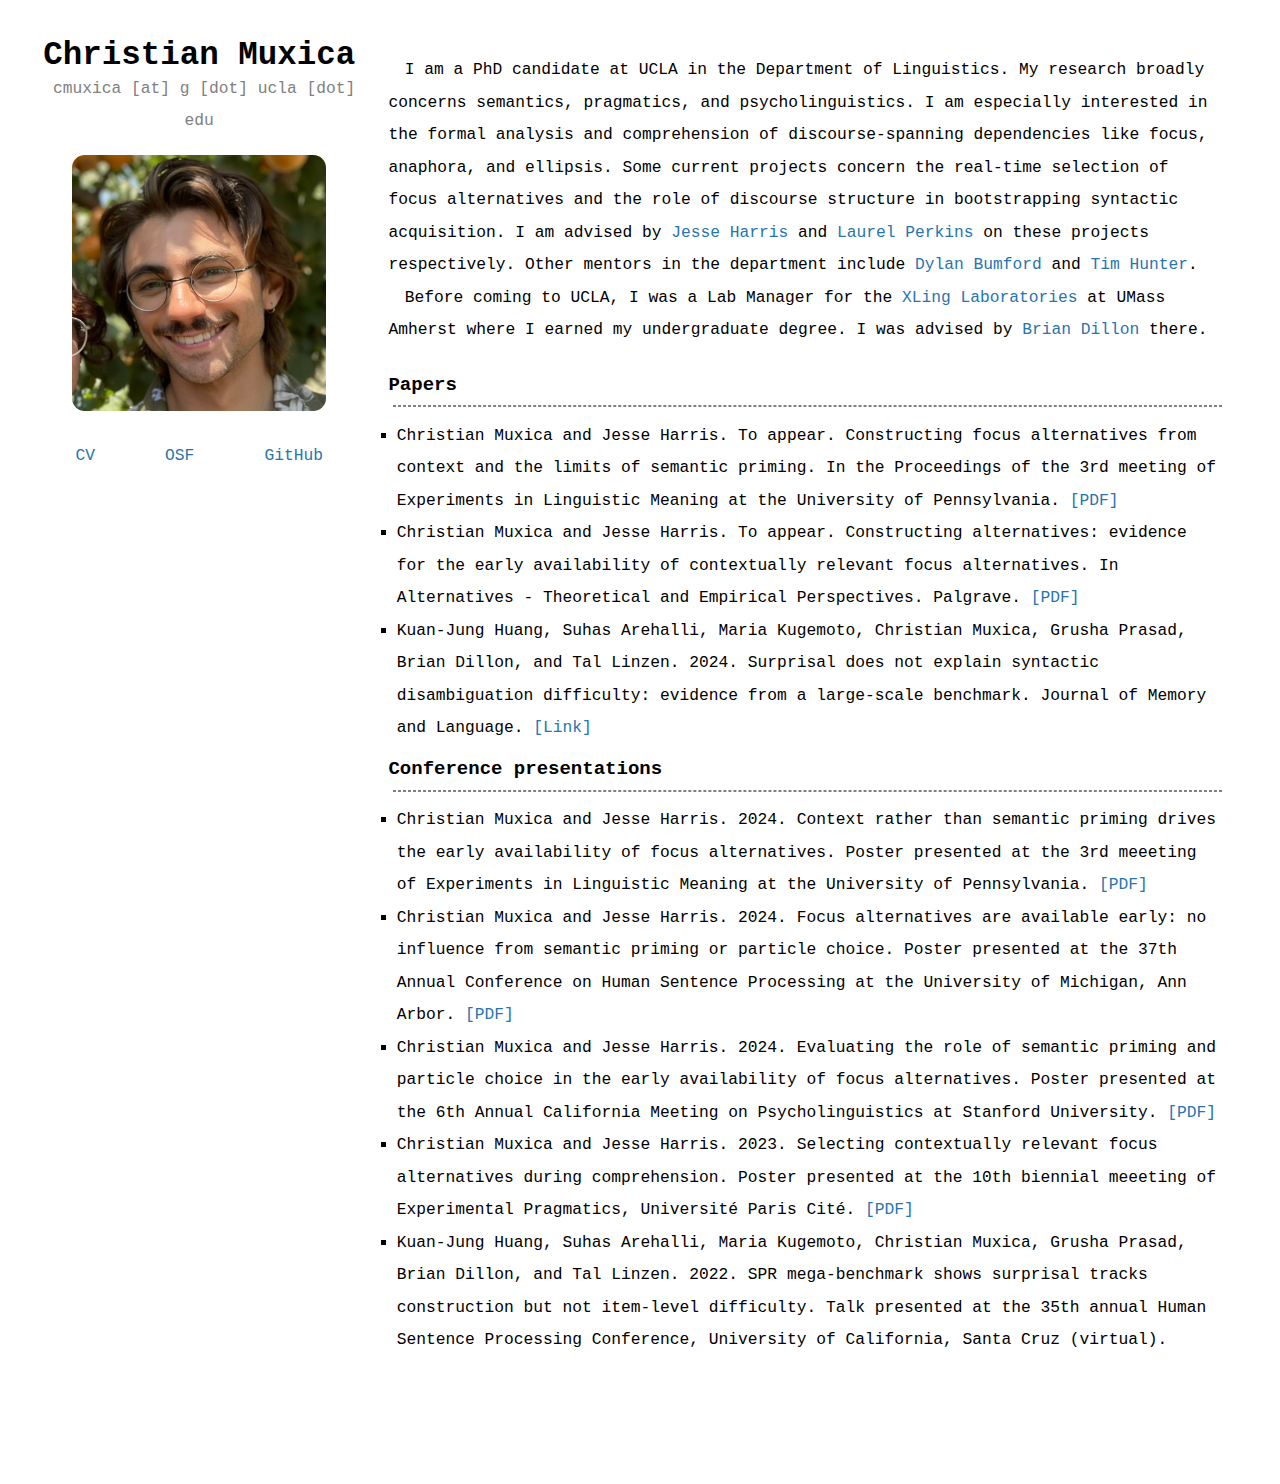
<file: index.html>
<!DOCTYPE html>
<html lang="en" dir="ltr">
  <meta charset="utf-8">
  <meta name="viewport" content="width=device-width, initial-scale=1">
  <link rel="stylesheet" href="./style.css"/>

  <head>
    <title>Christian Muxica</title>
  </head>

  <body>
    <div id="side">

      <div id="sticky">
        <div id="name">
          <h1>Christian Muxica</h1>
          <span style="color:grey">&nbsp;cmuxica [at] g [dot] ucla [dot] edu</span>
        </div>

        <div id="pic">
          <img id="me" src="./files/me.jpeg" width="80%">
        </div>

        <div id="links">
          <ul>
            <li><a href="./files/cv.pdf">CV</a></li>
            <li><a href="https://osf.io/smbxn/">OSF</a></li>
            <li><a href="https://github.com/cmuxica">GitHub</a></li>
          </ul>
        </div>
      </div>

    </div>

    <div id="main">

      <div id="bio">
        <p>
          I am a PhD candidate at UCLA in the Department of Linguistics. My research broadly concerns semantics, pragmatics, and psycholinguistics. I am especially interested in the formal analysis and comprehension of discourse-spanning dependencies like focus, anaphora, and ellipsis. Some current projects concern the real-time selection of focus alternatives and the role of discourse structure in bootstrapping syntactic acquisition. I am advised by <a href="https://jesseharris.netlify.app/">Jesse Harris</a> and <a href="https://laurelperkins.com/">Laurel Perkins</a> on these projects respectively. Other mentors in the department include <a href="https://dylanbumford.com/">Dylan Bumford</a> and <a href="https://www.timhunter.humspace.ucla.edu/">Tim Hunter</a>.
        </p>
        <p>
          Before coming to UCLA, I was a Lab Manager for the <a href="https://xlingumass.github.io/">XLing Laboratories</a> at UMass Amherst where I earned my undergraduate degree. I was advised by <a href="https://people.umass.edu/bwdillon/">Brian Dillon</a> there.
        </p>
      </div>

      <div id="output">
        <h3> Papers </h3>
        <hr>
        <ul>
          <li> Christian Muxica and Jesse Harris. To appear.
            Constructing focus alternatives from context and the limits of semantic priming.
            In the Proceedings of the 3rd meeting of Experiments in Linguistic Meaning at the University of Pennsylvania.
            <a href="./files/papers/muxica-harris-elm3.pdf">[PDF]</a>
          <li> Christian Muxica and Jesse Harris. To appear.
            Constructing alternatives: evidence for the early availability of contextually relevant focus alternatives. In Alternatives - Theoretical and Empirical Perspectives. Palgrave.
            <a href="./files/papers/muxica-harris-alts.pdf">[PDF]</a>
          </li>
          <li> Kuan-Jung Huang, Suhas Arehalli, Maria Kugemoto, Christian Muxica, Grusha Prasad, Brian Dillon, and Tal Linzen. 2024.
            Surprisal does not explain syntactic disambiguation difficulty: evidence from a large-scale benchmark. Journal of Memory and Language.
            <a href="https://www.sciencedirect.com/science/article/abs/pii/S0749596X24000135?dgcid=coauthor">[Link]</a>
          </li>
        </ul>

        <h3> Conference presentations </h3>
        <hr>
        <ul>
          <li> Christian Muxica and Jesse Harris. 2024.
            Context rather than semantic priming drives the early availability of focus alternatives.
            Poster presented at the 3rd meeeting of Experiments in Linguistic Meaning at the University of Pennsylvania.
            <a href="./files/posters/elm2024.pdf">[PDF]</a>
          </li>
          <li> Christian Muxica and Jesse Harris. 2024.
            Focus alternatives are available early: no influence from semantic priming or particle choice.
            Poster presented at the 37th Annual Conference on Human Sentence Processing at the University of Michigan, Ann Arbor.
            <a href="./files/posters/hsp2024.pdf">[PDF]</a>
          </li>
          <li> Christian Muxica and Jesse Harris. 2024.
            Evaluating the role of semantic priming and particle choice in the early availability of focus alternatives.
            Poster presented at the 6th Annual California Meeting on Psycholinguistics at Stanford University.
            <a href="./files/posters/camp2024.pdf">[PDF]</a>
          </li>
          <li> Christian Muxica and Jesse Harris. 2023. Selecting contextually relevant focus alternatives during comprehension.
            Poster presented at the 10th biennial meeeting of Experimental Pragmatics, Université Paris Cité.
            <a href="./files/posters/xprag2023.pdf">[PDF]</a>
          </li>
          <li> Kuan-Jung Huang, Suhas Arehalli, Maria Kugemoto, Christian Muxica, Grusha Prasad, Brian Dillon, and Tal Linzen. 2022.
            SPR mega-benchmark shows surprisal tracks construction but not item-level difficulty.
            Talk presented at the 35th annual Human Sentence Processing Conference, University of California, Santa Cruz (virtual).
          </li>
        </ul>
      </div>
    </div>
  </body>
</html>
</file>
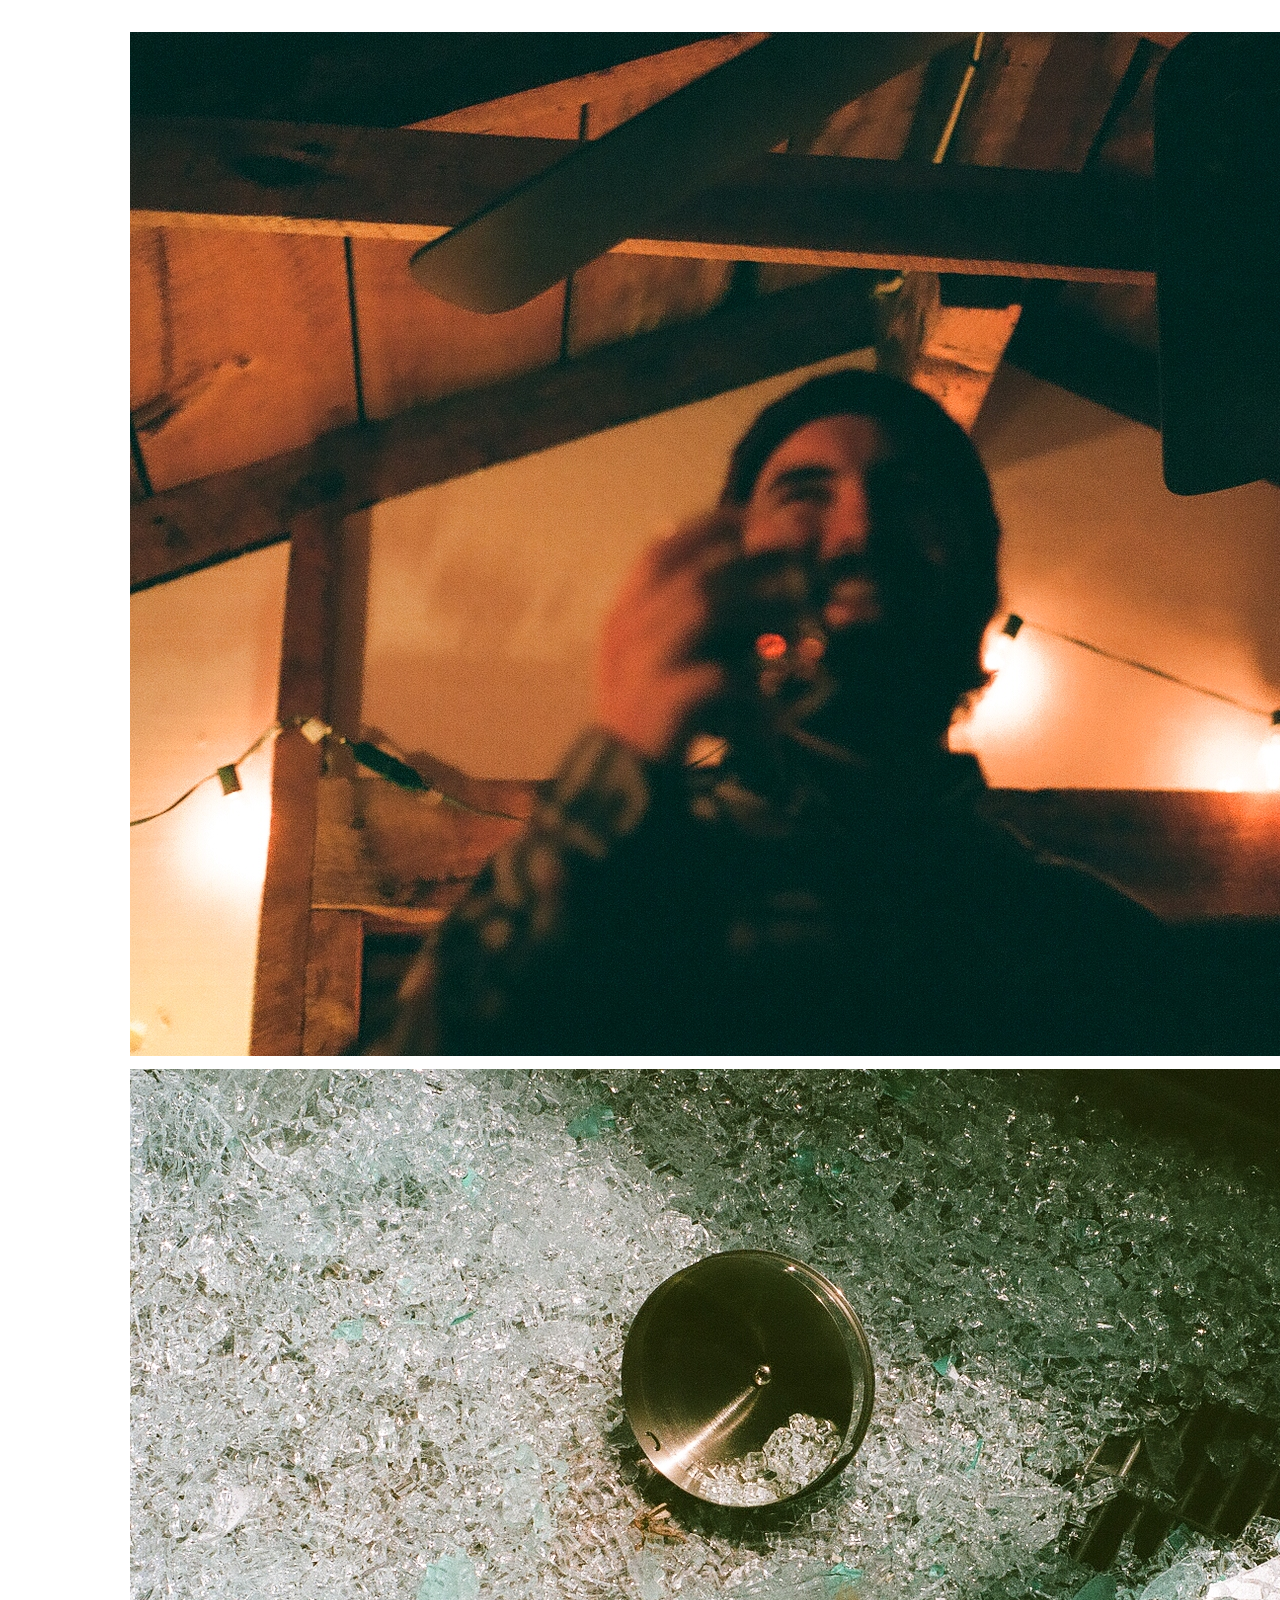
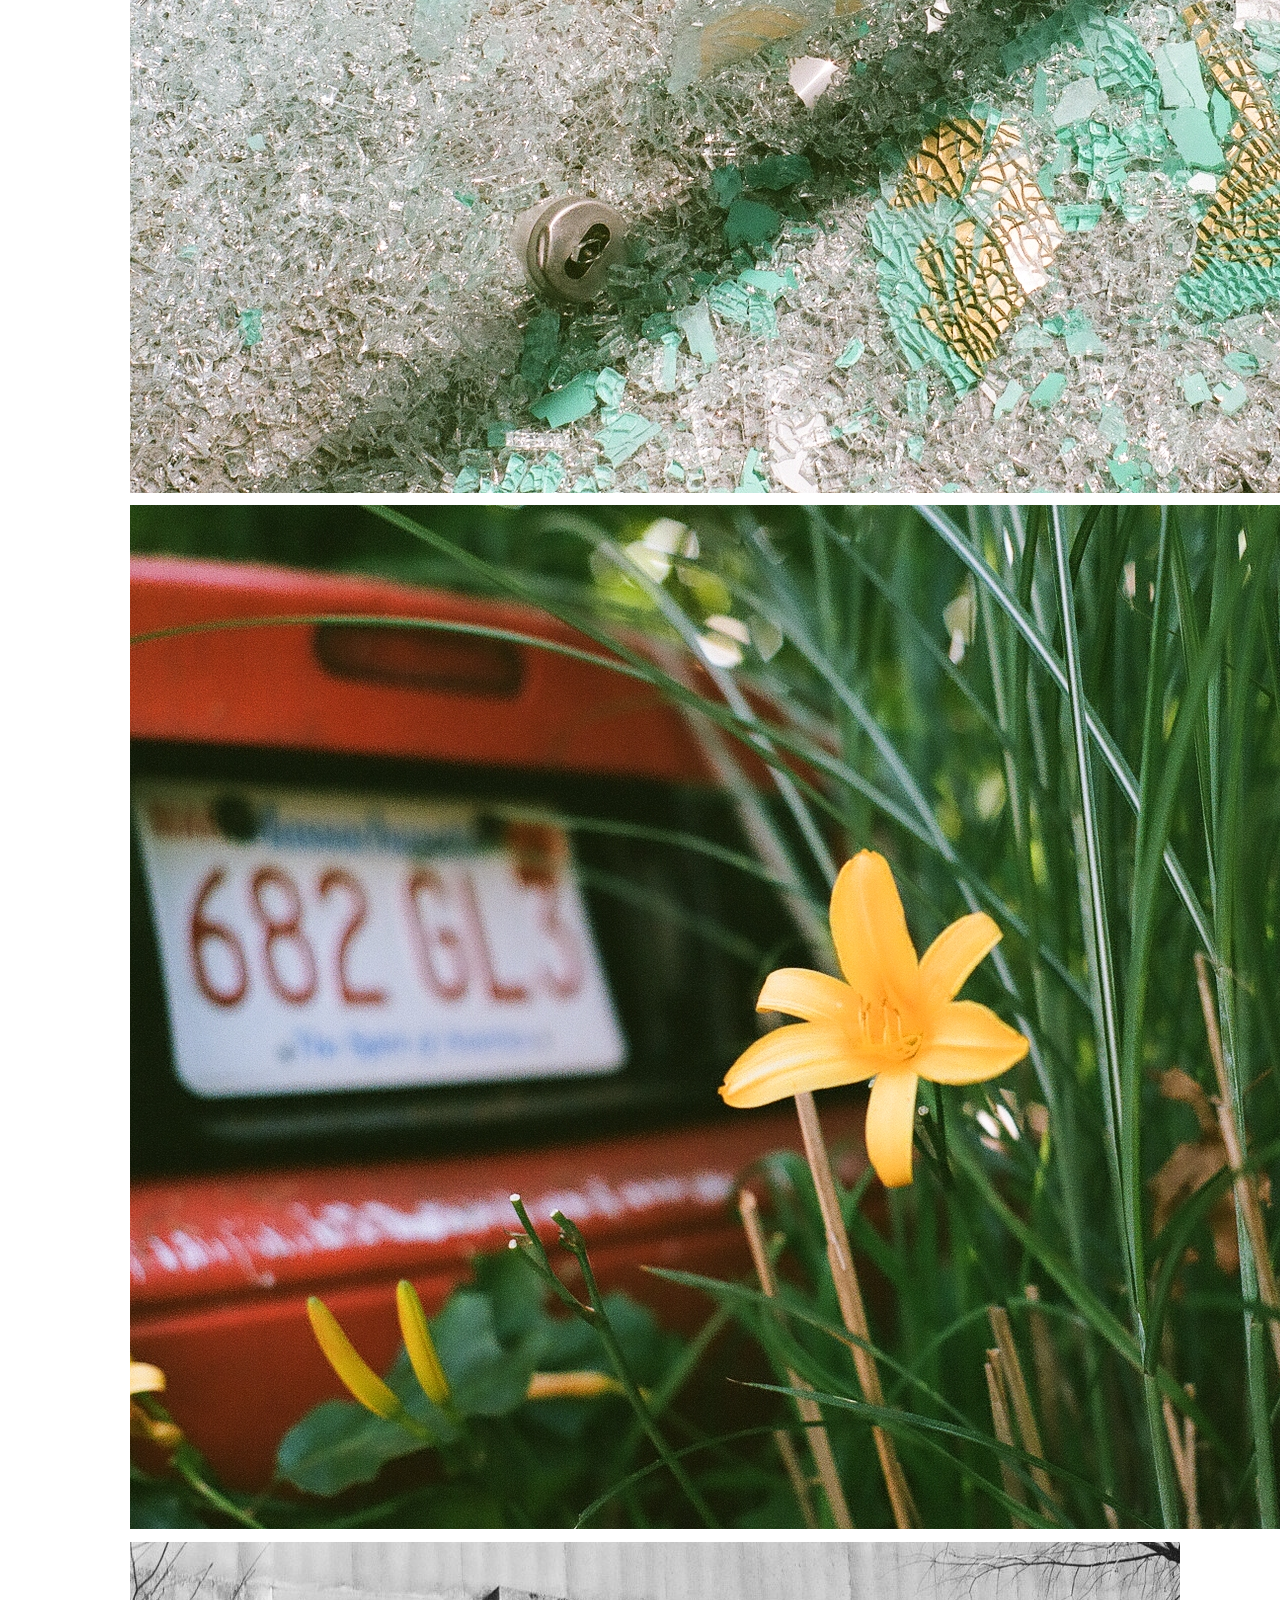
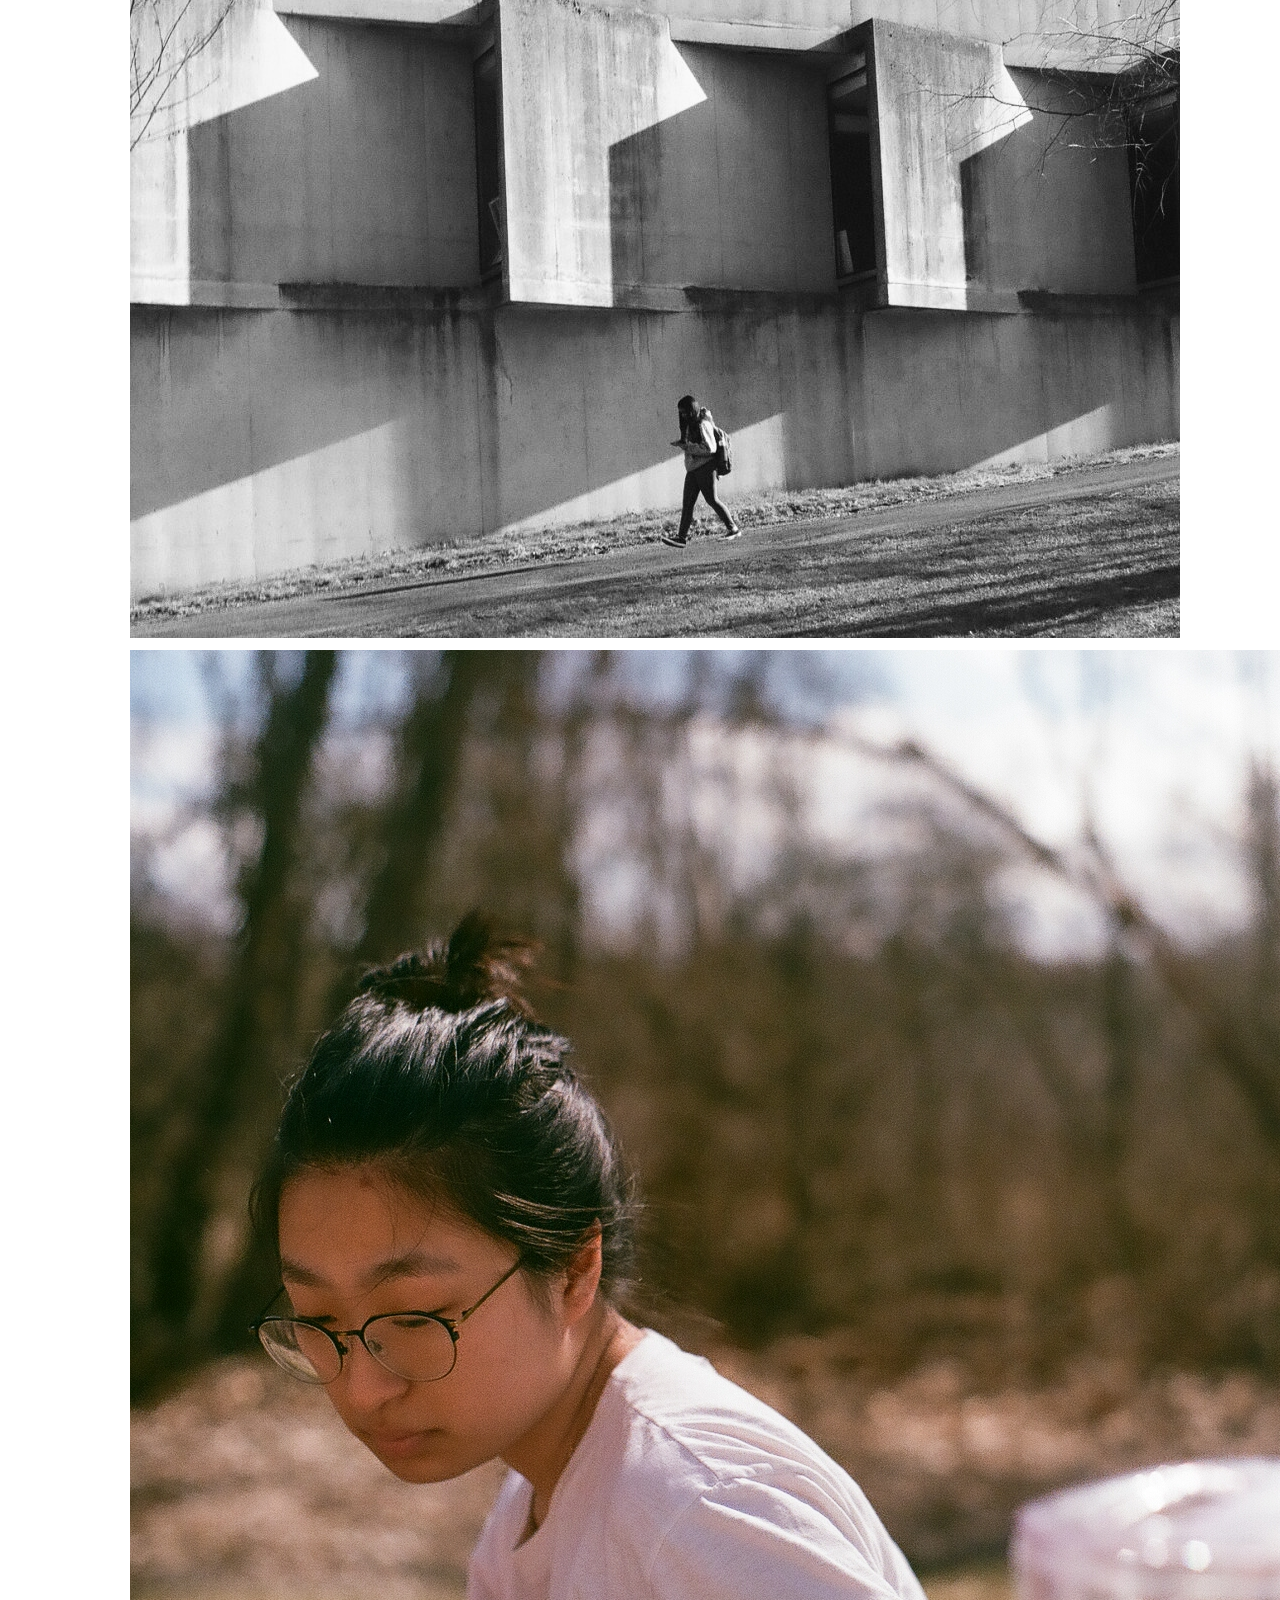
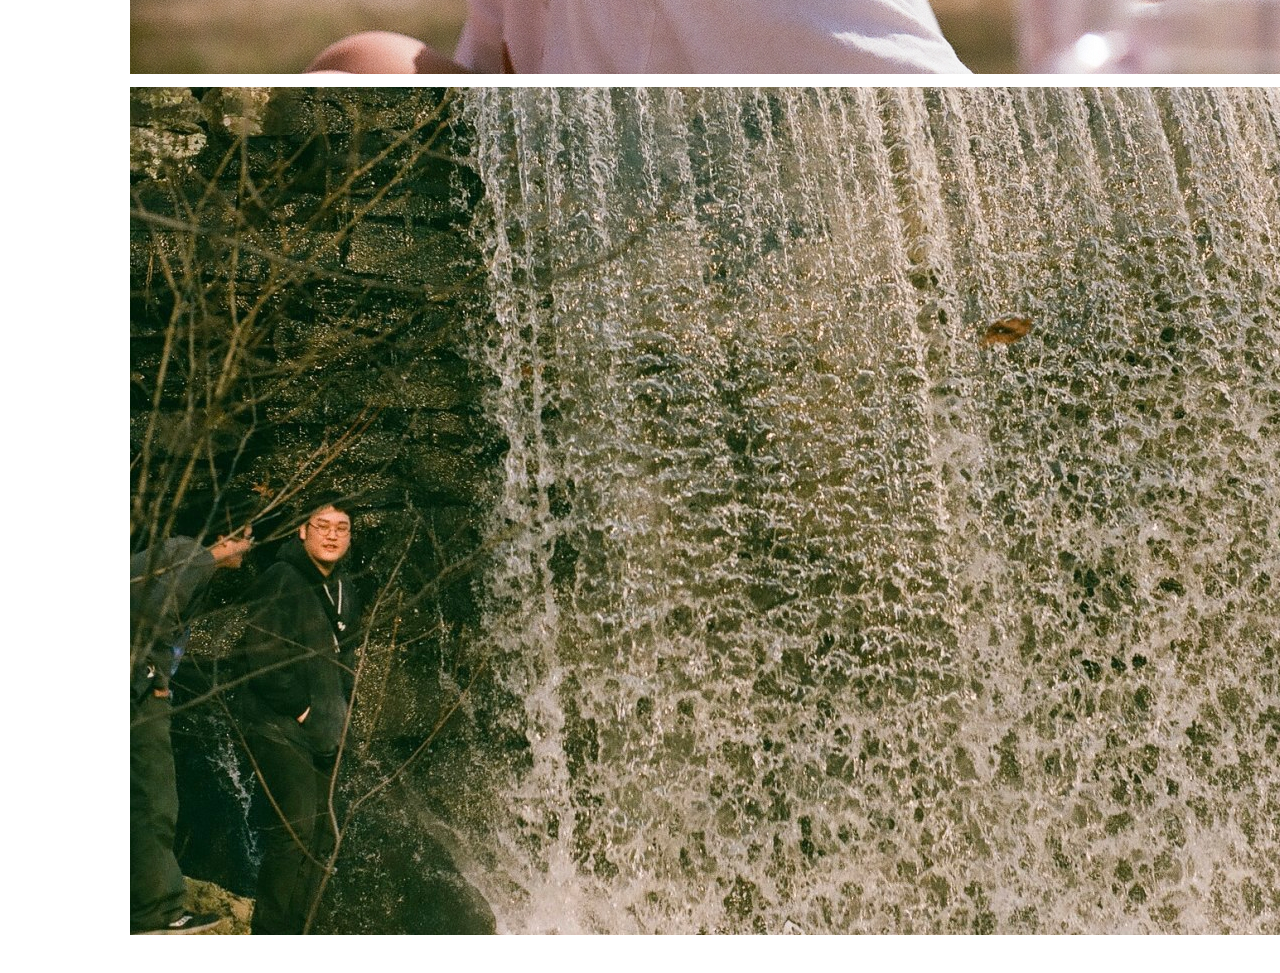
<file: pics.html>
<!DOCTYPE html>
<html lang="en" dir="ltr">
  <meta charset="utf-8">
  <meta name="viewport" content="width = device-width, initial-scale = 1">
  <link rel="stylesheet" href="./style.css"/>
  <link rel="stylesheet" href="https://use.fontawesome.com/releases/v5.8.1/css/all.css" integrity="sha384-50oBUHEmvpQ+1lW4y57PTFmhCaXp0ML5d60M1M7uH2+nqUivzIebhndOJK28anvf" crossorigin="anonymous">
  <link rel="icon" href="./pics/fav.png">

  <head>
    <title>Christian J. Muxica</title>
  </head>

<body>

  <p style="color: white;">

    All of these were taken with a Minolta X-700 on film stock that I have long since forgotten- I'll add some LA pics soon :)

  </p>

  <div class="pics">
    <img src="./pics/frankie.jpg">
    <img src="./pics/glass.jpg">
    <img src="./pics/flower.jpg">
    <img src="./pics/walk.jpg">
    <img src="./pics/risa.jpg">
    <img src="./pics/waterfall.jpg">
  </div>

</body>

</html>
</file>
<file: style.css>
* {
    margin: 0;
    padding: 0;
    box-sizing: border-box;
    background-color: white;
}

body {
    padding: 2.5%;
    font-family: monospace;
    font-size: 1.25em;
    line-height: 2em;
    background-color: white;
    display: flex;
}

a {
    color: #2774AE;
    text-decoration: none;
}

a:hover {
    font-weight: bold;
}

/* sidebar */
#side {
    flex: 5%;
}

#sticky{
    position: sticky;
    top: 0;
}

#name {
    padding: 2.5%;
    text-align: center;
}

#links {
    padding: 2.5%;
    background-color: white;
}

#links ul {
    display: flex;
    justify-content: space-around;
    list-style: none;
}

#pic {
    padding: 2.5%;
    text-align: center;
}

#me {
    border-radius: 5%;
}

/* main */
#main {
    flex: 50%;
}

#bio {
    padding: 2.5%;
    text-indent: 1em;
    padding-bottom: 0%;
}

#output {
    padding: 2.5%;
}

#output ul {
    padding: 1%;
    list-style: square;
}

#output hr {
    border: 1px dashed grey;
    margin: 0.5%;
}
</file>
